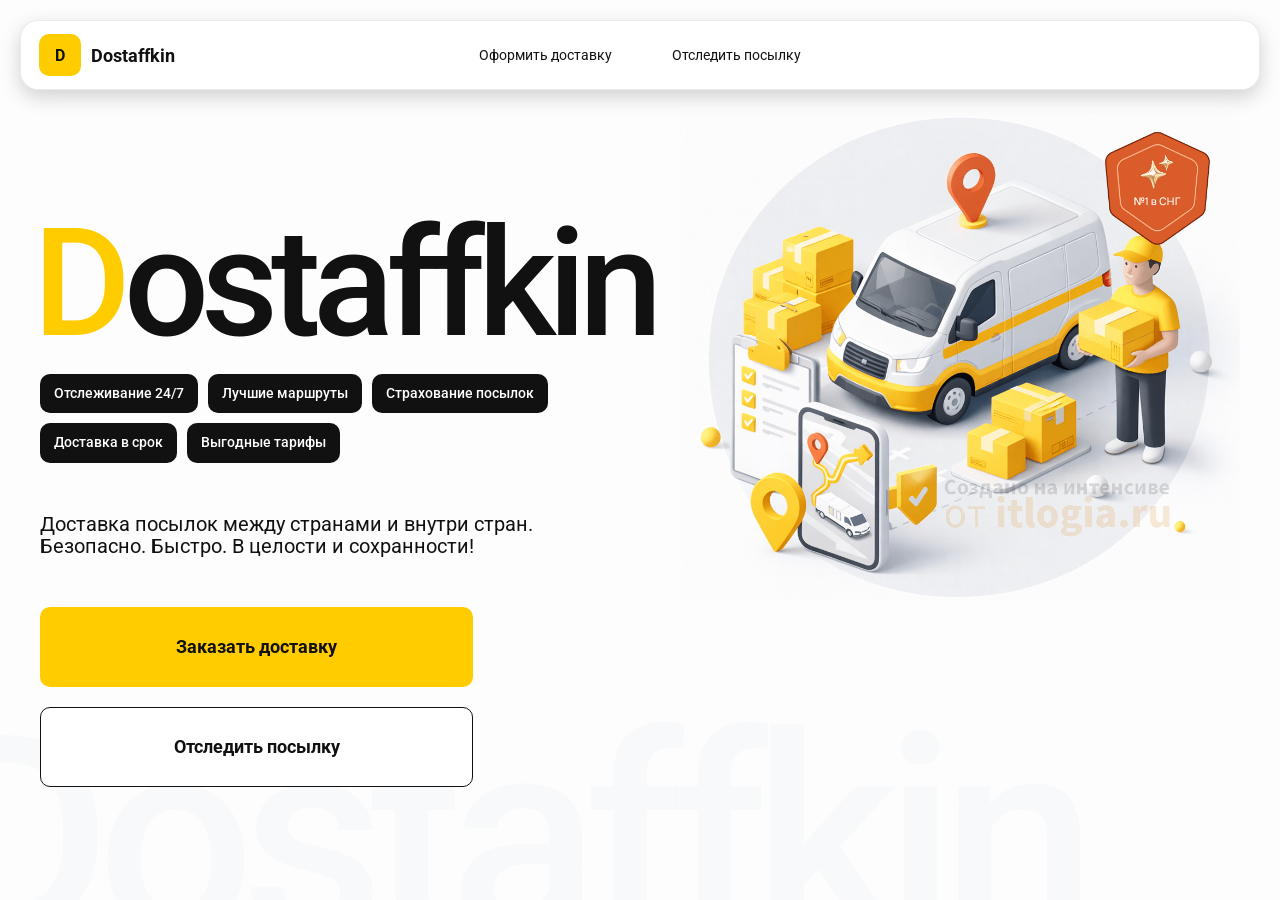
<file: index.html>
<!doctype html>
<html lang="ru">

<head>
    <meta charset="utf-8" />
    <meta name="viewport" content="width=device-width,initial-scale=1,maximum-scale=1,user-scalable=0" />
    <title>Dostaffkin — Доставка посылок между странами и внутри стран. Безопасно. Быстро. В целости и сохранности!
    </title>

    <link href="styles/base.css" rel="stylesheet">
    <link href="styles/base_adaptive.css" rel="stylesheet">
    <link href="styles/index.css" rel="stylesheet">
    <link href="styles/index_adaptive.css" rel="stylesheet">
</head>

<body>
    <div class="container">
        <header class="header">
            <a class="header-brand" href="#">
                <div class="header-logo">D</div>
                <div class="header-title">Dostaffkin</div>
            </a>
            <nav class="header-menu">
                <a class="header-link" href="./order.html">Оформить <span>доставку</span></a>
                <a class="header-link" href="./track.html">Отследить <span>посылку</span></a>
            </nav>
        </header>
        <main class="main">
            <section class="main-info">
                <div class="main-title">
                    <span>D</span>ostaffkin
                </div>
                <div class="main-features">
                    <div class="main-feature">Отслеживание 24/7</div>
                    <div class="main-feature">Лучшие маршруты</div>
                    <div class="main-feature">Страхование посылок</div>
                    <div class="main-feature">Доставка в срок</div>
                    <div class="main-feature">Выгодные тарифы</div>
                </div>
                <div class="main-description">
                    Доставка посылок между странами и внутри стран.
                    Безопасно. Быстро. В целости и сохранности!
                </div>
                <div class="main-actions">
                    <a class="button" type="button" href="./order.html">Заказать доставку</a>
                    <a class="button button-white" type="button" href="./track.html">Отследить посылку</a>
                </div>
            </section>
            <div class="main-title-ghost">Dostaffkin</div>
            <section class="main-image">
                <img src="images/main-image.png" alt="Main image" />
            </section>
        </main>
    </div>
</body>

</html>
</file>
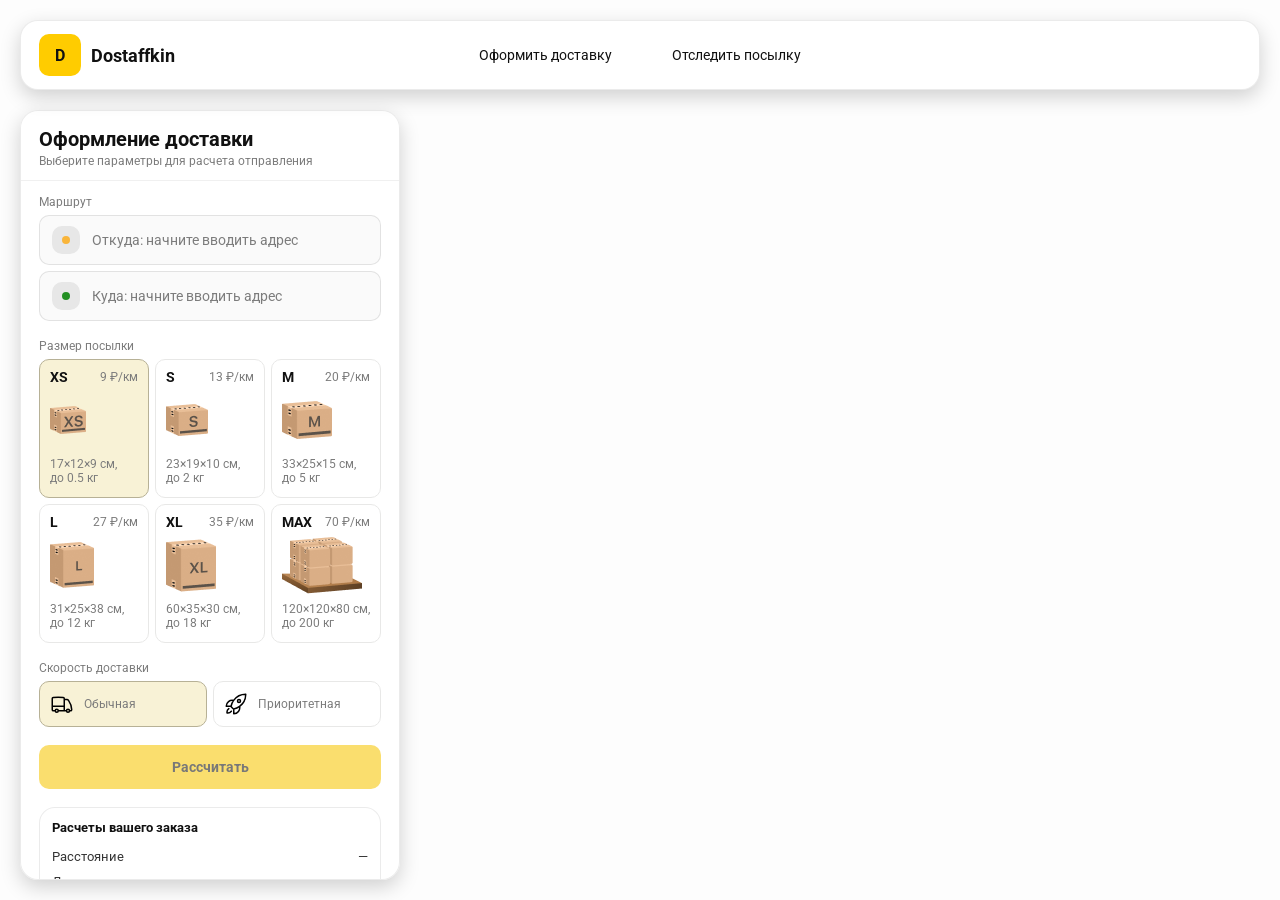
<file: order.html>
<!doctype html>
<html lang="ru">

<head>
    <meta charset="utf-8" />
    <meta name="viewport" content="width=device-width,initial-scale=1,maximum-scale=1,user-scalable=0" />
    <title>Оформление доставки</title>

    <link rel="stylesheet" href="styles/base.css" />
    <link rel="stylesheet" href="styles/base_adaptive.css" />

    <link rel="stylesheet" href="styles/order.css" />
    <link rel="stylesheet" href="styles/order_adaptive.css" />

    <script src="https://api-maps.yandex.ru/2.1/?lang=ru_RU&apikey=30e4ea6d-67e9-4f66-9c5a-42abbeb1da08&suggest_apikey=8461701a-3954-47ff-8622-21d63eb669db" type="text/javascript"></script>
</head>

<body>
    <div id="map"></div>
    <header class="header">
        <a class="header-brand" href="./index.html">
            <div class="header-logo">D</div>
            <div class="header-title">Dostaffkin</div>
        </a>
        <nav class="header-menu">
            <a class="header-link" href="#">Оформить <span>доставку</span></a>
            <a class="header-link" href="./track.html">Отследить <span>посылку</span></a>
        </nav>
    </header>
    <aside class="main" id="sidebar">
        <div class="main-header">
            <div class="main-title">Оформление доставки</div>
            <div class="main-text">Выберите параметры для расчета отправления</div>
        </div>
        <div class="main-content">
            <div class="main-route">
                <div class="main-block-title">Маршрут</div>
                <div class="main-fields">
                    <div class="main-field" id="fromField">
                        <div class="main-pin"></div>
                        <input id="from" placeholder="Откуда: начните вводить адрес" autocomplete="off" />
                        <div class="main-ac" id="fromAc" role="listbox" aria-label="Подсказки адресов"></div>
                    </div>

                    <div class="main-field" id="toField">
                        <div class="main-pin"></div>
                        <input id="to" placeholder="Куда: начните вводить адрес" autocomplete="off" />
                        <div class="main-ac" id="toAc" role="listbox" aria-label="Подсказки адресов"></div>
                    </div>
                </div>
            </div>
            <div class="main-package">
                <div class="main-block-title">Размер посылки</div>

                <div class="main-sizes">
                    <div class="main-size-card is-active" data-value="xs">
                        <div class="main-size-top">
                            <div class="main-size-label">XS</div>
                            <div class="main-size-rate">9 ₽/км</div>
                        </div>
                        <div class="main-size-media">
                            <img src="images/sizes/xs.png" alt="Короб XS" />
                        </div>
                        <div class="main-size-description">17×12×9 см,<br>до 0.5 кг</div>
                    </div>

                    <div class="main-size-card" data-value="s">
                        <div class="main-size-top">
                            <div class="main-size-label">S</div>
                            <div class="main-size-rate">13 ₽/км</div>
                        </div>
                        <div class="main-size-media">
                            <img src="images/sizes/s.png" alt="Короб S" />
                        </div>
                        <div class="main-size-description">23×19×10 см,<br>до 2 кг</div>
                    </div>

                    <div class="main-size-card" data-value="m">
                        <div class="main-size-top">
                            <div class="main-size-label">M</div>
                            <div class="main-size-rate">20 ₽/км</div>
                        </div>
                        <div class="main-size-media">
                            <img src="images/sizes/m.png" alt="Короб M" />
                        </div>
                        <div class="main-size-description">33×25×15 см,<br>до 5 кг</div>
                    </div>

                    <div class="main-size-card" data-value="l">
                        <div class="main-size-top">
                            <div class="main-size-label">L</div>
                            <div class="main-size-rate">27 ₽/км</div>
                        </div>
                        <div class="main-size-media">
                            <img src="images/sizes/l.png" alt="Короб L" />
                        </div>
                        <div class="main-size-description">31×25×38 см,<br>до 12 кг</div>
                    </div>

                    <div class="main-size-card" data-value="xl">
                        <div class="main-size-top">
                            <div class="main-size-label">XL</div>
                            <div class="main-size-rate">35 ₽/км</div>
                        </div>
                        <div class="main-size-media">
                            <img src="images/sizes/xl.png" alt="Короб XL" />
                        </div>
                        <div class="main-size-description">60×35×30 см,<br>до 18 кг</div>
                    </div>

                    <div class="main-size-card" data-value="max">
                        <div class="main-size-top">
                            <div class="main-size-label">MAX</div>
                            <div class="main-size-rate">70 ₽/км</div>
                        </div>
                        <div class="main-size-media main-size-media-palleta">
                            <img src="images/sizes/max.png" alt="Паллета" />
                        </div>
                        <div class="main-size-description">120×120×80 см,<br>до 200 кг</div>
                    </div>
                </div>
            </div>
            <div class="main-speed">
                <div class="main-block-title">Скорость доставки</div>

                <div class="main-speeds">
                    <div class="main-speed-card is-active" data-value="regular">
                        <img class="main-speed-media" src="images/icons/regular.svg" alt="Regular" />
                        <div class="main-speed-description">Обычная</div>
                    </div>
                    <div class="main-speed-card" data-value="fast">
                        <img class="main-speed-media" src="images/icons/fast.svg" alt="Fast" />
                        <div class="main-speed-description">Приоритетная</div>
                    </div>

                </div>
            </div>
            <div class="main-calculate-block">
                <button id="calc" class="button calculate-button" type="button" disabled>Рассчитать</button>
            </div>
            <div class="main-result" id="result">
                <div class="main-result-title">Расчеты вашего заказа</div>
                <div class="main-result-lines">
                    <div class="main-result-line"><span>Расстояние</span><span id="distanceValue">—</span></div>
                    <div class="main-result-line"><span>Доставим через</span><span id="durationValue">—</span></div>
                    <div class="main-result-line"><span>Тариф</span><span id="rateValue">—</span></div>
                </div>
                <div class="main-price">
                    <div class="main-price-label">Итого</div>
                    <div class="main-price-value" id="totalValue">—</div>
                </div>
            </div>
            <div class="main-order-box">
                <div class="main-order-form" id="orderForm">
                    <div class="main-order-title">Оформление доставки</div>
                    <div class="main-block-info-row">
                        <div class="main-block-title">Контакты</div>
                        <div class="order-fields">
                            <div class="main-field">
                                <input id="customerName" placeholder="Ваше имя" autocomplete="off" />
                            </div>
                            <div class="main-field">
                                <input id="customerPhone" placeholder="Ваш телефон" autocomplete="off"
                                    inputmode="tel" />
                            </div>
                        </div>
                    </div>
                    <div class="main-block-info-row extra-info">
                        <div class="main-block-title">Дополнительная информация</div>
                        <div class="main-field textarea">
                            <textarea id="comment" placeholder="Детали доставки и комментарии"></textarea>
                        </div>
                    </div>
                    <button id="submit" class="button main-submit-request" type="button" disabled>Отправить
                        заявку
                    </button>
                </div>

                <div class="main-order-success" id="orderSuccess">
                    <div class="main-success-icon">✓</div>
                    <div class="main-success-title">Заявка отправлена!</div>
                    <div class="main-success-title">Номер отправления – <span id="orderId"></span></div>
                    <div class="main-success-subtitle">Мы скоро свяжемся с вами</div>
                </div>
            </div>
        </div>
    </aside>
    <script src="scripts/order.js"></script>
</body>

</html>
</file>
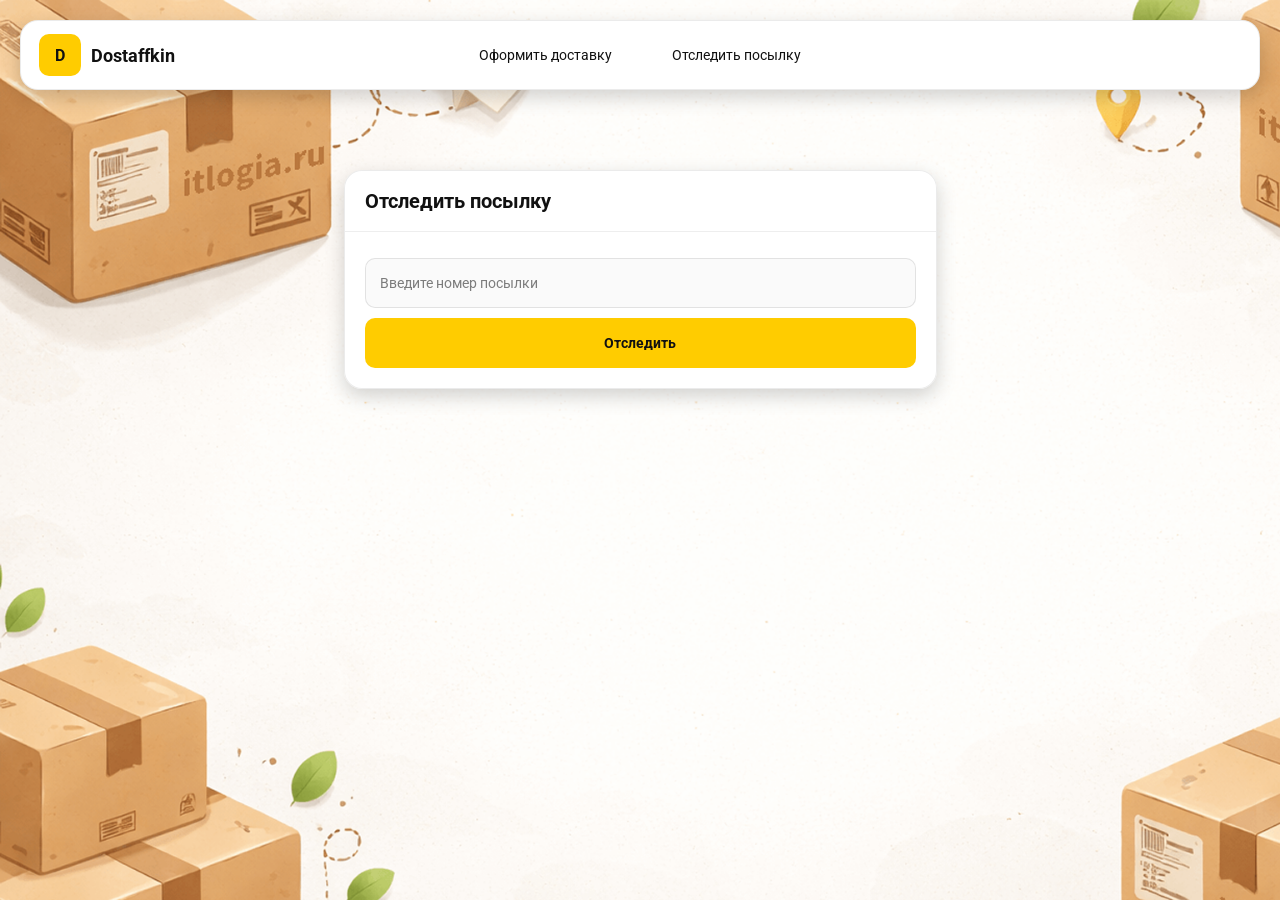
<file: track.html>
<!doctype html>
<html lang="ru">

<head>
    <meta charset="utf-8" />
    <meta name="viewport" content="width=device-width,initial-scale=1,maximum-scale=1,user-scalable=0" />
    <title>Отследить посылку</title>
    <link rel="stylesheet" href="styles/base.css" />
    <link rel="stylesheet" href="styles/base_adaptive.css" />

    <link rel="stylesheet" href="styles/track.css" />
    <link rel="stylesheet" href="styles/track_adaptive.css" />
</head>

<body>
    <div class="container">
        <header class="header">
            <a class="header-brand" href="./index.html">
                <div class="header-logo">D</div>
                <div class="header-title">Dostaffkin</div>
            </a>
            <nav class="header-menu">
                <a class="header-link" href="./order.html">Оформить <span>доставку</span></a>
                <a class="header-link" href="#">Отследить <span>посылку</span></a>
            </nav>
        </header>
        <main class="track-content">
            <section class="track-card track-search">
                <div class="track-title">Отследить посылку</div>
                <div class="track-action">
                    <div class="main-field track-field">
                        <input id="trackNumber" placeholder="Введите номер посылки" autocomplete="off" />
                    </div>
                    <button id="trackButton" class="button track-button" type="button">Отследить</button>
                </div>
            </section>
            <section class="track-card track-result" id="trackResult">
                <div class="track-result-header">
                    <div class="track-id" id="trackIdValue"></div>
                    <div class="track-routes">
                        <div class="track-route">
                            <div class="track-route-pin">
                                <svg xmlns="http://www.w3.org/2000/svg" fill="none" viewBox="0 0 24 24"
                                    stroke-width="1.5" stroke="orange" class="size-6">
                                    <path stroke-linecap="round" stroke-linejoin="round"
                                        d="M15 10.5a3 3 0 1 1-6 0 3 3 0 0 1 6 0Z" />
                                    <path stroke-linecap="round" stroke-linejoin="round"
                                        d="M19.5 10.5c0 7.142-7.5 11.25-7.5 11.25S4.5 17.642 4.5 10.5a7.5 7.5 0 1 1 15 0Z" />
                                </svg>
                            </div>
                            <div class="track-route-address" id="trackFromValue">
                                Откуда: Москва, улица Арбат, 1
                            </div>
                        </div>
                        <div class="track-route track-route-arrow">
                            <svg xmlns="http://www.w3.org/2000/svg" fill="none" viewBox="0 0 24 24" stroke-width="1.5"
                                stroke="currentColor" class="size-6">
                                <path stroke-linecap="round" stroke-linejoin="round"
                                    d="M19.5 13.5 12 21m0 0-7.5-7.5M12 21V3" />
                            </svg>
                        </div>
                        <div class="track-route">
                            <div class="track-route-pin">
                                <svg xmlns="http://www.w3.org/2000/svg" fill="none" viewBox="0 0 24 24"
                                    stroke-width="1.5" stroke="green" class="size-6">
                                    <path stroke-linecap="round" stroke-linejoin="round"
                                        d="M15 10.5a3 3 0 1 1-6 0 3 3 0 0 1 6 0Z" />
                                    <path stroke-linecap="round" stroke-linejoin="round"
                                        d="M19.5 10.5c0 7.142-7.5 11.25-7.5 11.25S4.5 17.642 4.5 10.5a7.5 7.5 0 1 1 15 0Z" />
                                </svg>
                            </div>
                            <div class="track-route-address" id="trackToValue">
                                Куда: Минск, проспект Независимости, 58
                            </div>
                        </div>
                    </div>
                </div>
                <div class="track-info">
                    <div class="track-status-title">Статус данной посылки:</div>
                    <div class="track-status-list" id="trackStatusList">

                        <div class="track-status done">
                            <img src="images/icons/done.svg" class="track-status-icon" alt="Done">
                            <div class="track-status-text">
                                <div class="track-status-text-state">Вручен</div>
                                <div class="track-status-text-date">27.01.2026</div>
                            </div>
                        </div>
                    </div>
                </div>
            </section>
        </main>
    </div>
    <script src="scripts/track.js"></script>
</body>

</html>
</file>
<file: styles/base.css>
*, *::before, *::after {
    box-sizing: border-box;
}

@font-face {
    font-family: "Roboto";
    src: url("../fonts/Roboto-Regular.ttf");
    font-weight: normal;
}

@font-face {
    font-family: "Roboto";
    src: url("../fonts/Roboto-Bold.ttf");
    font-weight: bold;
}

@font-face {
    font-family: "Roboto";
    src: url("../fonts/Roboto-Medium.ttf");
    font-weight: 500;
}

html, body {
    margin: 0;
    color: #111111;
    font-family: "Roboto", sans-serif;
}

body {
    background: #FDFDFD;
}

.header {
    border-radius: 18px;
    box-shadow: 0 7px 20px 0 #0000002E;
    backdrop-filter: blur(10px);
    background: #ffffff;
    left: 20px;
    border: 1px solid rgba(0, 0, 0, 0.08);
    position: fixed;
    right: 20px;
    top: 20px;
    padding: 14px 18px;
    height: 70px;
    display: flex;
    align-items: center;
    z-index: 6;
}

.header-brand {
    display: flex;
    align-items: center;
    text-decoration: none;
    gap: 10px;
}

.header-logo {
    width: 42px;
    height: 42px;
    border-radius: 10px;
    background: #FFCC00;
    display: grid;
    place-items: center;
    font-weight: bold;
    color: #111;
}

.header-title {
    font-size: 18px;
    font-weight: bold;
    color: #111111;
    text-decoration: none;
}

.header-menu {
    display: flex;
    align-items: center;
    gap: 60px;
    margin: 0;
    position: absolute;
    left: 50%;
    transform: translateX(-50%);
}

.header-link {
    font-size: 14px;
    color: #111111;
    text-decoration: none;
}

.button {
    border: 0;
    outline: none;
    height: 44px;
    border-radius: 10px;
    font-size: 14px;
    font-weight: bold;
    cursor: pointer;
    font-family: inherit;
    transition: transform .08s ease, opacity .12s ease;
    background: #ffcc00;
    color: #111111;
    text-align: center;
    text-decoration: none;
}

.button:hover {
    background-color: #E5BC19;
}

.button:disabled {
    cursor: not-allowed;
    background-color: #FADE6E;
    color: #787878;
    transform: none;
}

.button.button-white {
    background: #ffffff;
    border: 1px solid #111111;
}

.button.button-white:hover {
    background: rgb(241 241 241);
}

.main-field {
    display: flex;
    align-items: center;
    margin-top: 6px;
    gap: 10px;
    border: 1px solid #1111111A;
    background: #FAFAFA;
    border-radius: 10px;
    padding: 10px 12px;
    position: relative;
    box-sizing: border-box;
    height: 50px;
}

.main-field.textarea {
    height: auto;
}

.main-pin {
    width: 28px;
    height: 28px;
    border-radius: 10px;
    background: rgba(17, 17, 17, 0.08);
    display: grid;
    place-items: center;
    flex: 0 0 auto;
    position: relative;
}

.main-pin::before {
    content: "";
    width: 8px;
    height: 8px;
    border-radius: 999px;
    background: orange;
    opacity: .75;
    display: block;
}

.main-field:last-child .main-pin::before {
    background: green;
    opacity: .85;
}

input, textarea {
    width: 100%;
    border: 0;
    outline: none;
    background: transparent;
    font-size: 14px;
    color: #111111;
    font-family: inherit;
}

textarea {
    resize: vertical;
    min-height: 72px;
    padding: 2px 0;
}

input::placeholder, textarea::placeholder {
    color: #7C7C7C;
}

.main-field:focus-within {
    border-color: rgba(0, 0, 0, 0.20);
    box-shadow: 0 0 0 4px rgba(255, 204, 0, 0.35);
    background: rgba(255, 255, 255, 0.75);
}
</file>
<file: styles/base_adaptive.css>
@media (max-width: 767px) {
    .header {
        left: 10px;
        right: 10px;
        top: 10px;
    }

    .header-link span {
        display: none;
    }

    .header-menu {
        gap: 20px;
        justify-content: flex-start;
        margin: 0 0 0 30px;
        position: static;
        transform: none;
    }
}

@media (max-width: 420px) {
    .header-title {
        display: none;
    }
}

@media (max-width: 374px) {
    .header-menu {
        gap: 10px;
        margin: 0 0 0 10px;
    }
}
</file>
<file: styles/index.css>
.container {
    overflow: hidden;
    min-height: 100vh;
}

.main {
    padding: 111px 40px 40px;
    position: relative;
    display: flex;
}

.main-info {
    max-width: 840px;
    width: 100%;
    position: relative;
}

.main-title {
    margin-top: 98px;
    font-weight: 500;
    font-size: 200px;
    line-height: 1;
    letter-spacing: -0.05em;
    color: #111111;
    left: -15px;
    position: relative;
}

.main-title span {
    color: #ffcc00;
}

.main-features {
    margin-top: 15px;
    display: flex;
    flex-wrap: wrap;
    gap: 10px;
}

.main-feature {
    background: #111111;
    color: #ffffff;
    padding: 12px 14px;
    font-weight: 500;
    font-size: 14px;
    line-height: 1.1;
    border-radius: 10px;
}

.main-description {
    margin-top: 50px;
    max-width: 500px;
    font-size: 20px;
    line-height: 1.1;
    color: #111111;
}

.main-actions {
    margin-top: 50px;
    display: flex;
    flex-direction: column;
    gap: 20px;
}

.main-actions .button {
    height: 80px;
    width: 433px;
    font-size: 18px;
    font-weight: bold;
    place-items: center;
    display: grid;
}

.main-title-ghost {
    position: absolute;
    z-index: -1;
    left: -70px;
    bottom: -150px;
    font-weight: 500;
    font-size: 278px;
    line-height: 1;
    letter-spacing: -0.05em;
    color: #ECEDF04D;
}

.main-image {
    width: 1024px;
    top: 100px;
    z-index: -2;
}

.main-image img {
    width: 100%;
    max-width: 1024px;
    height: auto;
    display: block;
}
</file>
<file: styles/index_adaptive.css>
@media (max-width: 1760px) {
    .main-title {
        font-size: 150px;
        left: -7px;
    }

    .main-info {
        max-width: 640px;
    }
}

@media (max-width: 1200px) {
    .main-info {
        max-width: 540px;
    }

    .main {
        padding: 111px 20px 20px;
    }

    .main-title {
        font-size: 120px;
        left: -4px;
    }

    .main-title-ghost {
        font-size: 220px;
    }
}

@media (max-width: 1024px) {
    .main-title {
        margin-top: 30px;
    }

    .main {
        flex-direction: column-reverse;
    }

    .main-image {
        max-width: 350px;
        position: absolute;
        left: 370px;
        top: 370px;
    }

    .main-info {
        max-width: 100%;
    }

    .main-actions {
        gap: 10px;
    }

    .main-actions .button {
        height: 50px;
        font-size: 14px;
        width: auto;
        max-width: 300px;
    }

    .main-description {
        max-width: 350px;
    }
}

@media (max-width: 570px) {
    .main-title {
        font-size: 88px;
    }

    .main-description {
        max-width: 100%
    }

    .main-actions {
       width: 100%;
    }

    .main-actions .button {
        width: 100%;
        max-width: 100%
    }

    .main-image {
        max-width: 650px;
        position: absolute;
        left: 170px;
        top: 70px;
        opacity: 0.2;
    }
}

@media (max-width: 400px) {
    .main-title {
        font-size: 70px;
    }
}
</file>
<file: styles/order.css>
#map {
    position: fixed;
    inset: 0;
}

.main {
    border-radius: 18px;
    box-shadow: 0 7px 20px 0 #0000002E;
    backdrop-filter: blur(10px);
    background: rgba(255, 255, 255, 0.96);
    left: 20px;
    border: 1px solid rgba(0, 0, 0, 0.08);
    position: fixed;
    top: 110px;
    bottom: 20px;
    width: 380px;
    display: flex;
    flex-direction: column;
    overflow: hidden;
    z-index: 5;
}

.main-header {
    padding: 18px 18px 12px 18px;
    border-bottom: 1px solid rgba(0, 0, 0, 0.06);
    display: flex;
    flex-direction: column;
}

.main-title {
    font-size: 20px;
    line-height: 100%;
    font-weight: bold;
}

.main-text {
    font-size: 12px;
    margin-top: 5px;
    color: #7C7C7C;
}

.main-content {
    padding: 14px 18px 18px 18px;
    overflow: auto;
    scrollbar-width: none;
    display: flex;
    flex-direction: column;
    gap: 18px;
    flex: 1;
}

.main-block-title {
    font-size: 12px;
    color: #7C7C7C;
}

.main-route .main-block-title,
.main-package .main-block-title {
    margin-bottom: 6px;
}

.main-sizes {
    display: grid;
    gap: 6px;
    grid-template-columns: repeat(3, 1fr);
}

.main-size-card {
    border: 1px solid #E8E8E7;
    background: #FFFFFF;
    border-radius: 10px;
    padding: 10px;
    cursor: pointer;
    user-select: none;
    transition: transform .08s ease, border-color .12s ease, background .12s ease;
    min-height: 139px;
}

.main-size-card:hover {
    transform: translateY(-1px);
}

.main-size-card.is-active {
    background-color: #F8F2D6;
    border-color: #B7B196;
}

.main-size-top {
    display: flex;
    align-items: center;
    justify-content: space-between;
}

.main-size-label {
    font-weight: bold;
    font-size: 14px;
    color: #111111;
    line-height: 100%;
}

.main-size-rate {
    font-size: 12px;
    color: #7C7C7C;
    line-height: 100%;
}

.main-size-media {
    margin-top: 8px;
    height: 57px;
}

.main-size-description {
    margin-top: 8px;
    font-size: 12px;
    color: #7C7C7C;
    line-height: 1.2;
}

.calculate-button {
    width: 100%;
}

.main-result {
    border: 1px solid rgba(0, 0, 0, 0.08);
    background: rgba(255, 255, 255, 0.75);
    border-radius: 16px;
    padding: 12px;
    line-height: 1.25;
}

.main-result-title {
    font-weight: bold;
    font-size: 13px;
    color: #111111;
    margin-bottom: 13px;
}

.main-result-lines {
    gap: 8px;
    display: flex;
    flex-direction: column;
}

.main-result-line {
    font-size: 13px;
    color: rgba(17, 17, 17, 0.85);
    display: flex;
    justify-content: space-between;
}

.main-price {
    margin-top: 18px;
    padding-top: 10px;
    border-top: 1px dashed rgba(0, 0, 0, 0.12);
    display: flex;
    align-items: baseline;
    justify-content: space-between;
}

.main-price-label {
    font-size: 12px;
    color: rgba(17, 17, 17, 0.55);
}

.main-price-value {
    font-size: 20px;
    font-weight: bold;
    color: #111111;
    letter-spacing: -0.3px;
}

.main-order-box {
    background: #ffffff;
    border: 1px solid #E8E8E7;
    border-radius: 10px;
    padding: 12px;
}

.main-order-title {
    margin-bottom: 8px;
    font-weight: bold;
    font-size: 14px;
    color: #111111;
}

.main-block-info {
    display: flex;
    flex-direction: column;
    gap: 6px;
}

.order-fields {
    display: grid;
    grid-template-columns: 1fr 1fr;
    column-gap: 10px;
    margin-top: 6px;
}

.main-block-info-row.extra-info {
    display: block;
    margin-top: 13px;
}

.main-submit-request {
    width: 100%;
    margin-top: 6px;
}

.main-order-success {
    display: none;
    text-align: center;
    padding: 22px 12px;
    gap: 12px;
}

.main-order-success.is-visible {
    display: flex;
    flex-direction: column;
    align-items: center;
}

.main-success-icon {
    width: 56px;
    height: 56px;
    border-radius: 50%;
    background: #16a34a;
    color: #ffffff;
    display: grid;
    place-items: center;
    font-size: 30px;
}

.main-success-title {
    font-size: 14px;
    font-weight: bold;
    color: #111111;
}

.main-success-subtitle {
    font-size: 12px;
    color: rgba(17, 17, 17, 0.55);
    line-height: 1.3;
}

.main-speed .main-block-title {
    margin-bottom: 6px;
}

.main-speeds {
    display: grid;
    gap: 6px;
    grid-template-columns: repeat(2, 1fr);
}

.main-speed-card {
    border: 1px solid #E8E8E7;
    background: #FFFFFF;
    border-radius: 10px;
    padding: 10px;
    cursor: pointer;
    user-select: none;
    transition: transform .08s ease, border-color .12s ease, background .12s ease;
    display: flex;
    align-items: center;
    gap: 10px;
}

.main-speed-card:hover {
    transform: translateY(-1px);
}

.main-speed-card.is-active {
    background-color: #F8F2D6;
    border-color: #B7B196;
}

.main-speed-description {
    font-size: 12px;
    color: #7C7C7C;
    line-height: 1.2;
}
</file>
<file: styles/order_adaptive.css>
@media (max-width: 767px) {
    .main {
        left: 10px;
        right: 10px;
        top: 50%;
        bottom: 12px;
        width: auto;
        max-width: none;
    }
}

@media (max-width: 420px) {
    .main-sizes {
        grid-template-columns: repeat(2, 1fr);
    }
}
</file>
<file: styles/track.css>
.container {
    background: #F4F4F4 url("../images/track-bg.png");
    background-size: cover;
    min-height: 100vh;
    padding: 170px 0 50px 0;
}

.track-content {
    width: 593px;
    margin: 0 auto;
}

.track-card {
    width: 100%;
    border-radius: 18px;
    box-shadow: 0 7px 20px 0 #0000002E;
    backdrop-filter: blur(10px);
    background: rgba(255, 255, 255, 0.96);
    border: 1px solid rgba(0, 0, 0, 0.08);
}

.track-title {
    font-size: 20px;
    line-height: 100%;
    font-weight: bold;
    border-bottom: 1px solid #EEEEEE;
    padding: 20px;
}

.track-action {
    padding: 20px;
}

.track-button {
    width: 100%;
    height: 50px;
}

.track-field {
    margin-bottom: 10px;
}

.track-result {
    margin-top: 5px;
    display: none;
}

.track-result.is-visible {
    display: block;
}

.track-result-header {
    font-weight: bold;
    font-size: 14px;
    color: #111111;
    padding: 20px;
    border-bottom: 1px solid #EEEEEE;
}

.track-id {
    margin-bottom: 12px;
    font-size: 20px;
}

.track-routes {
    display: flex;
    flex-direction: column;
    gap: 10px;
    font-weight: normal;
}

.track-route {
    display: flex;
    align-items: center;
    gap: 10px;
}

.track-route-pin {
    width: 24px;
    height: 24px;
    flex-shrink: 0;
}

.track-route-arrow {
    padding: 15px 0;
    width: 24px;
    height: 24px;
}

.track-info {
    padding: 20px;
}

.track-status {
    display: flex;
    align-items: center;
    font-size: 12px;
    gap: 10px;
}

.track-status-title {
    font-size: 14px;
    color: #111111;
    margin-bottom: 20px;
}

.track-status-list {
    display: flex;
    flex-direction: column;
    gap: 15px;
}

.track-status-icon {
    width: 40px;
    height: 40px;
    border-radius: 50%;
    background: rgba(17, 17, 17, 0.08);
    display: grid;
    place-items: center;
    flex: 0 0 auto;
}

.track-status.created .track-status-icon {
    background-color: #F1CB00;
}

.track-status.in-way .track-status-icon {
    background-color: #F08A11;
}

.track-status.ready .track-status-icon {
    background-color: #A35D0A;
}

.track-status.done .track-status-icon {
    background-color: #37C93B;
}

.track-status-text {
    display: flex;
    align-items: center;
    justify-content: space-between;
    color: #111111;
    font-size: 12px;
    flex: 1;
}

.track-status-date {
    color: rgba(17, 17, 17, 0.55);
}
</file>
<file: styles/track_adaptive.css>
@media (max-width: 767px) {
    .container {
        padding: 130px 0 50px 0;
    }

    .track-content {
        width: 100%;
        padding-left: 10px;
        padding-right: 10px;
    }

    .track-result-header {
        padding: 20px;
    }
}
</file>
